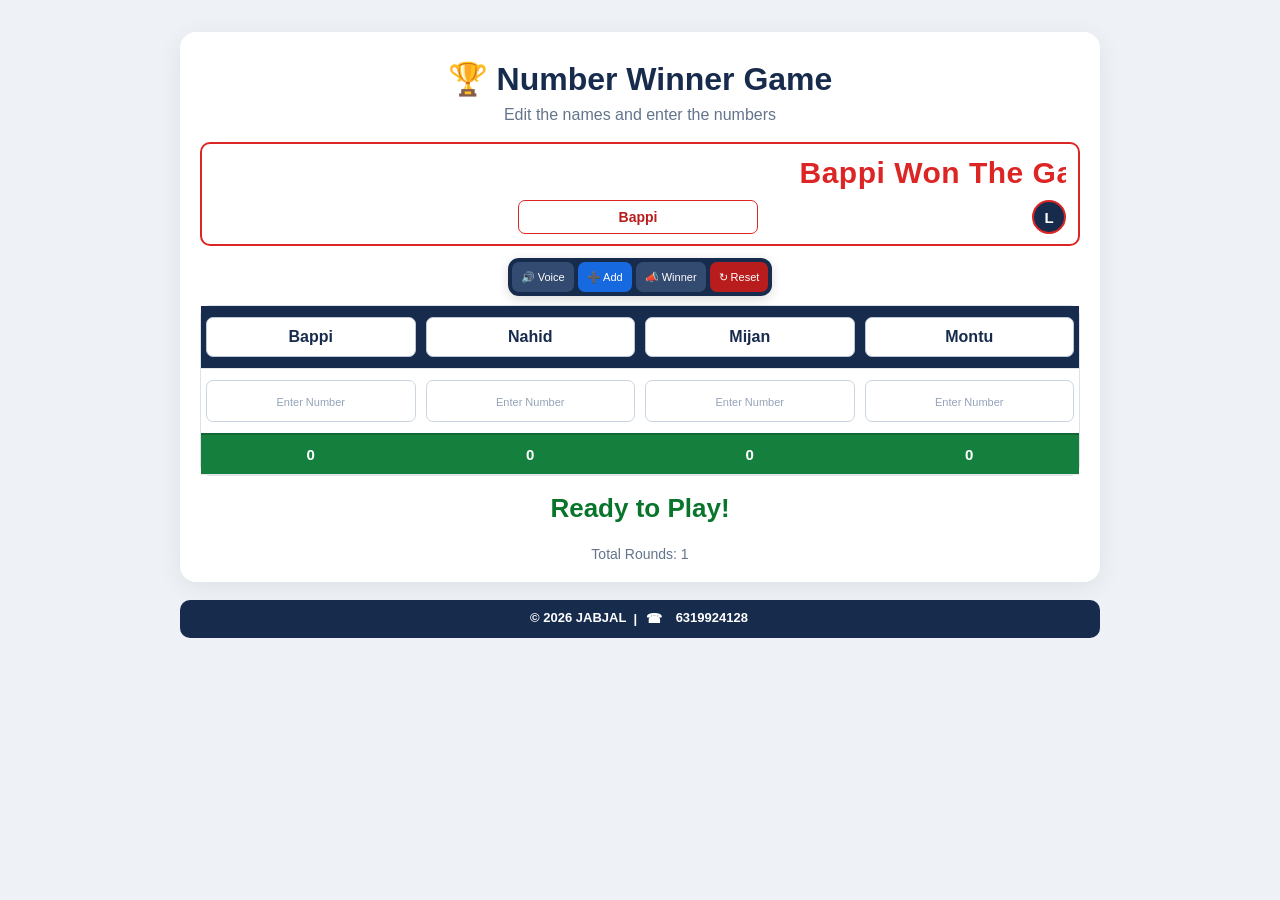
<file: index.html>
<!DOCTYPE html>
<html lang="en">
<head>
<meta charset="UTF-8">
<meta name="theme-color" content="#172b4d">
<meta name="viewport" content="width=device-width, initial-scale=1, viewport-fit=cover">
<meta name="description" content="JABJAL Number Winner Game">
<title>JABJAL, Call 631-992-4128</title>

  <link rel="stylesheet" href="css/styles.css">
</head>
<body>

<div id="nameSetupModal" class="name-setup-overlay" role="dialog" aria-modal="true" aria-labelledby="nameSetupTitle">
  <div class="name-setup-card">
    <h2 id="nameSetupTitle">Edit Player Names</h2>
    <p class="name-setup-help">Enter the names of all four players.</p>
    <div class="name-setup-fields">
      <label><input id="setupName0" type="text" maxlength="30" placeholder="Bappi"></label>
      <label><input id="setupName1" type="text" maxlength="30" placeholder="Nahid"></label>
      <label><input id="setupName2" type="text" maxlength="30" placeholder="Mijan"></label>
      <label><input id="setupName3" type="text" maxlength="30" placeholder="Montu"></label>
    </div>
    <div class="name-setup-actions">
      <button id="savePlayerNames" class="primary name-setup-save" type="button">Save</button>
      <button id="cancelPlayerNames" class="secondary name-setup-cancel" type="button">Cancel</button>
    </div>
  </div>
</div>

<main class="container">
  <h1>🏆 Number Winner Game</h1>
  <p class="subtitle">Edit the names and enter the numbers</p>
  <div class="sticky-game-top" id="stickyGameTop">
  <section class="winner-banner" aria-label="Winner announcement banner">
    <div class="winner-marquee" aria-live="polite">
      <span id="winnerMarqueeText">Bappi Won The Game</span>
    </div>
    <div class="winner-name-row">
      <input id="winnerNameInput" class="winner-name-input" type="text" value="Bappi" maxlength="30" aria-label="Edit marquee winner name" placeholder="Enter Number">
      <div class="language-picker">
        <button id="languageButton" class="language-button" type="button" aria-label="Choose voice language" aria-expanded="false">L</button>
        <div id="languageMenu" class="language-menu" hidden>
          <button type="button" data-lang="en-US">Eng</button>
          <button type="button" data-lang="bn-BD">Bang</button>
          <button type="button" data-lang="hi-IN">Hindi</button>
          <button type="button" data-lang="ur-PK">Urdu</button>
          <button type="button" data-lang="es-ES">Span</button>
        </div>
      </div>
    </div>
  </section>
<nav class="toolbar" aria-label="Game menu">
    <button class="secondary" id="voiceBtn" type="button" title="Enable Voice and Clap">🔊 Voice</button>
    <button class="primary" id="addBtn" type="button" title="Add Next Row">➕ Add</button>
    <button class="secondary" id="announceBtn" type="button" title="Announce Latest Winner">📣 Winner</button>
    <button class="danger" id="resetBtn" type="button" title="Reset Game">↻ Reset</button>
  </nav>
  </div>
  <div class="table-wrap">
    <table>
      <thead><tr>
        <th><input class="name-input" aria-label="Player 1 name" value="Bappi"></th>
        <th><input class="name-input" aria-label="Player 2 name" value="Nahid"></th>
        <th><input class="name-input" aria-label="Player 3 name" value="Mijan"></th>
        <th><input class="name-input" aria-label="Player 4 name" value="Montu"></th>
      </tr></thead>
      <tbody id="results"></tbody>
      <tfoot>
        <tr><th id="total0">0</th><th id="total1">0</th><th id="total2">0</th><th id="total3">0</th></tr>
      </tfoot>
    </table>
  </div>
  <div id="announcement" aria-live="polite">Ready to Play!</div>
  <div class="round-info">Total Rounds: <span id="roundCount">0</span></div>
</main>
<footer class="game-footer"><span>© <span id="footerYear">2026</span> JABJAL</span><span>| <a class="footer-whatsapp" href="https://wa.me/16319924128" target="_blank" rel="noopener noreferrer" aria-label="Chat on WhatsApp"><span class="footer-phone-icon">☎</span><span class="footer-phone-number">6319924128</span></a></span></footer>

  <script src="js/script.js"></script>
</body>
</html>
</file>
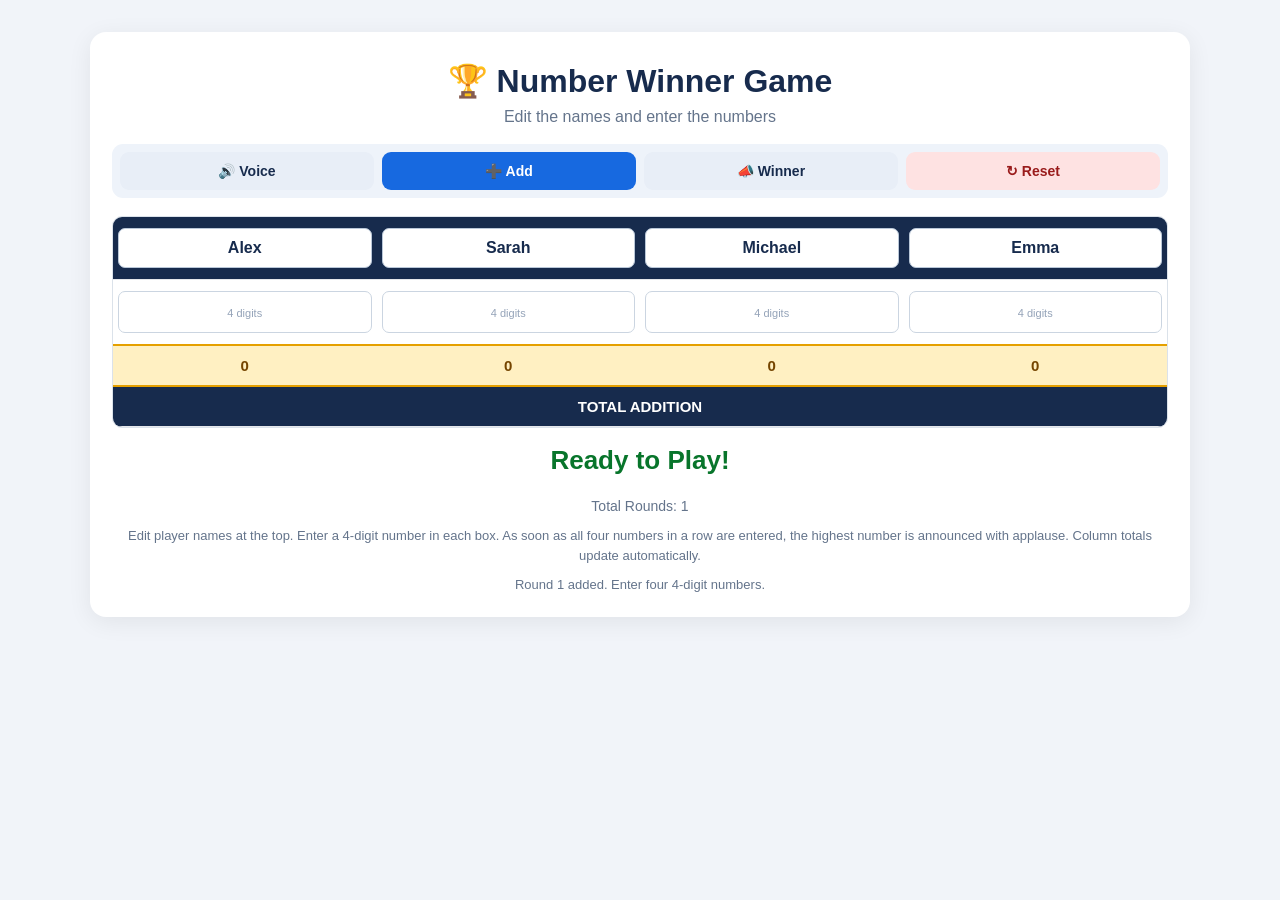
<file: JABJAL-Number-Winner-Game-Add-Button.html>
<!DOCTYPE html>
<html lang="en">
<head>
<meta charset="UTF-8">
<meta name="viewport" content="width=device-width, initial-scale=1, viewport-fit=cover">
<title>JABJAL Editable Number Winner Game</title>
<style>
*{box-sizing:border-box}
html,body{width:100%;max-width:100%;margin:0;overflow-x:hidden}
body{padding:14px;font-family:Arial,sans-serif;background:#f1f4f9;color:#172b4d}
.container{width:100%;max-width:1100px;margin:18px auto;background:#fff;padding:22px;border-radius:16px;box-shadow:0 5px 25px #00000012}
h1{text-align:center;font-size:clamp(21px,4vw,32px);margin:8px 0;color:#172b4d}
.subtitle{text-align:center;color:#64748b;margin:0 0 18px}
.toolbar{display:grid;grid-template-columns:repeat(4,minmax(0,1fr));gap:8px;margin:0 0 18px;padding:8px;background:#eef3fa;border-radius:11px}
button{border:0;border-radius:9px;padding:11px 7px;font-size:14px;font-weight:700;cursor:pointer;white-space:nowrap;min-width:0}
button:focus-visible,input:focus-visible{outline:3px solid #93c5fd;outline-offset:2px}
.primary{background:#1769e0;color:white}.primary:hover{background:#0649a8}
.secondary{background:#e8eef7;color:#172b4d}.danger{background:#fee2e2;color:#991b1b}
.table-wrap{width:100%;max-width:100%;overflow:hidden;border:1px solid #dbe2ea;border-radius:10px}
table{width:100%;max-width:100%;table-layout:fixed;border-collapse:collapse;text-align:center}
th,td{width:25%;padding:11px 5px;border-bottom:1px solid #e5e7eb;overflow-wrap:anywhere}
thead th{background:#172b4d;color:white}
.name-input{display:block;width:100%;min-width:0;text-align:center;background:#fff;color:#172b4d;border:1px solid #b9c7d8;border-radius:7px;padding:10px 2px;font-size:clamp(12px,1.8vw,16px);font-weight:700}
.number-input{display:block;width:100%;min-width:0;text-align:center;border:1px solid #cbd5e1;border-radius:7px;padding:10px 1px;font-size:clamp(13px,2vw,17px);font-weight:700;color:#172b4d}
.number-input::placeholder{font-size:11px;font-weight:400;color:#94a3b8}
tbody tr:nth-child(even){background:#f8fafc}
.winner-cell{background:#ffedd5!important;color:#c2410c;font-weight:700}
.winner-cell .number-input{border:2px solid #f97316;background:#fff7ed;color:#c2410c;font-weight:800}
tfoot th{background:#fff0c2;color:#754500;border-top:2px solid #e5a000;font-size:clamp(12px,1.8vw,15px);padding:11px 2px}
#totalLabel{background:#172b4d;color:white}
.round-cell{display:none!important}
#announcement{text-align:center;font-size:clamp(17px,4vw,26px);font-weight:700;color:#08752b;padding:17px 5px;min-height:62px;overflow-wrap:anywhere}
.round-info{text-align:center;color:#64748b;font-size:14px;margin-top:5px}
.hint{font-size:13px;color:#64748b;text-align:center;line-height:1.5;margin:12px 0}
.status{font-size:13px;color:#64748b;text-align:center;min-height:18px}
.row-winner{font-size:10px;color:#08752b;font-weight:700;display:inline;margin-left:3px;vertical-align:middle}
@media(max-width:600px){
 h1{font-size:clamp(14px,4.5vw,20px);white-space:nowrap;letter-spacing:-.55px;line-height:1.15;margin:7px 0 9px}
 .subtitle{font-size:13px;line-height:1.2;margin:0 0 14px}
 body{padding:7px}
 .container{padding:12px 7px;margin:7px auto;border-radius:11px}
 .toolbar{display:grid;grid-template-columns:repeat(4,minmax(0,1fr));gap:4px;padding:5px}
 .toolbar button{width:100%;min-width:0;margin:0;padding:9px 1px;font-size:11px;letter-spacing:-.25px}
 th,td{padding:4px 2px}
 tbody td{border-bottom:0}
 .name-input{padding:9px 1px;font-size:clamp(10px,3.2vw,14px);border-radius:5px}
 .number-input{padding:7px 0;font-size:clamp(12px,3.5vw,16px);border-radius:5px}
 .number-input::placeholder{font-size:9px}
 tfoot th{font-size:clamp(10px,2.8vw,13px);padding:9px 1px}
 .row-winner{font-size:9px;margin-left:2px}
 #announcement{padding:12px 2px}
 .hint{font-size:12px}
}
@media(max-width:360px){
 h1{font-size:14px;letter-spacing:-.65px;white-space:nowrap}
 .toolbar{grid-template-columns:repeat(4,minmax(0,1fr));gap:3px;padding:4px}
 .toolbar button{font-size:10px;padding:8px 0;letter-spacing:-.4px}
 body{padding:4px}
 .container{padding:10px 5px}
 th,td{padding:3px 1px}
 tbody td{border-bottom:0}
 .name-input{font-size:10px}
 .number-input{font-size:12px;padding:6px 0}
}
</style>
</head>
<body>
<main class="container">
  <h1>🏆 Number Winner Game</h1>
  <p class="subtitle">Edit the names and enter the numbers </p>
  <nav class="toolbar" aria-label="Game menu">
    <button class="secondary" id="voiceBtn" type="button" title="Enable Voice and Clap">🔊 Voice</button>
    <button class="primary" id="addBtn" type="button" title="Add Next Row">➕ Add</button>
    <button class="secondary" id="announceBtn" type="button" title="Announce Latest Winner">📣 Winner</button>
    <button class="danger" id="resetBtn" type="button" title="Reset Game">↻ Reset</button>
  </nav>
  <div class="table-wrap">
    <table>
      <thead><tr>
        <th><input class="name-input" aria-label="Player 1 name" value="Alex"></th>
        <th><input class="name-input" aria-label="Player 2 name" value="Sarah"></th>
        <th><input class="name-input" aria-label="Player 3 name" value="Michael"></th>
        <th><input class="name-input" aria-label="Player 4 name" value="Emma"></th>
      </tr></thead>
      <tbody id="results"></tbody>
      <tfoot>
        <tr><th id="total0">0</th><th id="total1">0</th><th id="total2">0</th><th id="total3">0</th></tr>
        <tr><th colspan="4" id="totalLabel">TOTAL ADDITION</th></tr>
      </tfoot>
    </table>
  </div>
  <div id="announcement" aria-live="polite">Ready to Play!</div>
  <div class="round-info">Total Rounds: <span id="roundCount">0</span></div>
  <p class="hint">Edit player names at the top. Enter a 4-digit number in each box. As soon as all four numbers in a row are entered, the highest number is announced with applause. Column totals update automatically.</p>
  <div class="status" id="status" aria-live="polite">Tap Voice once to enable sound. When all four numbers in a row are entered, the highest scorer gets an instant voice announcement and applause.</div>
</main>
<script>
const results=document.getElementById("results");
const names=()=>[...document.querySelectorAll(".name-input")].map((el,i)=>el.value.trim()||`Player ${i+1}`);
let audioEnabled=false,roundCount=0;
function getVoice(){
 if(!("speechSynthesis"in window))return null;
 const voices=speechSynthesis.getVoices();
 return voices.find(v=>/samantha|zira|jenny|aria|female/i.test(v.name))||voices.find(v=>/^en(-|_)/i.test(v.lang))||null;
}
function enableAudio(){
 if(!("speechSynthesis"in window)){document.getElementById("status").textContent="Speech is not supported in this browser.";return;}
 audioEnabled=true;
 const msg=new SpeechSynthesisUtterance("Voice and applause are enabled. Enter your numbers.");
 msg.lang="en-US";msg.rate=.92;msg.pitch=1.25;
 const voice=getVoice();if(voice)msg.voice=voice;
 speechSynthesis.cancel();speechSynthesis.speak(msg);
 document.getElementById("status").textContent="Voice enabled. Available voice depends on your device and browser.";
}
function playClap(){
 const AC=window.AudioContext||window.webkitAudioContext;if(!AC)return;
 const ctx=new AC();if(ctx.state==="suspended")ctx.resume();
 for(let i=0;i<10;i++){
  const buffer=ctx.createBuffer(1,Math.floor(ctx.sampleRate*.085),ctx.sampleRate),data=buffer.getChannelData(0);
  for(let j=0;j<data.length;j++)data[j]=(Math.random()*2-1)*Math.pow(1-j/data.length,3);
  const source=ctx.createBufferSource(),gain=ctx.createGain();source.buffer=buffer;gain.gain.value=.65;
  source.connect(gain);gain.connect(ctx.destination);source.start(ctx.currentTime+i*.14);
 }
 setTimeout(()=>ctx.close(),2200);
}
function speakWinner(name,number){
 if(!audioEnabled||!("speechSynthesis"in window))return;
 // Play applause and announce the winner immediately when all four numbers are entered.
 playClap();
 speechSynthesis.cancel();
 const msg=new SpeechSynthesisUtterance(`Congratulations! ${name}! You are the winner with ${number}! You win!`);
 msg.lang="en-US";msg.rate=.88;msg.pitch=1.35;msg.volume=1;
 const voice=getVoice();if(voice)msg.voice=voice;
 speechSynthesis.speak(msg);
}
function rowInputs(row){return [...row.querySelectorAll(".number-input")];}
const SAVE_KEY="jabjalNumberWinnerGame_v1";
const DB_NAME="JABJALNumberWinnerDB",DB_STORE="gameState";
function captureGame(){
 return {
  names:[...document.querySelectorAll(".name-input")].map(input=>input.value),
  rows:[...results.querySelectorAll("tr")].map(row=>rowInputs(row).map(input=>input.value))
 };
}
function openGameDB(){
 return new Promise((resolve,reject)=>{
  if(!("indexedDB" in window)){reject(new Error("IndexedDB unavailable"));return;}
  const request=indexedDB.open(DB_NAME,1);
  request.onupgradeneeded=()=>{if(!request.result.objectStoreNames.contains(DB_STORE))request.result.createObjectStore(DB_STORE);};
  request.onsuccess=()=>resolve(request.result);
  request.onerror=()=>reject(request.error);
 });
}
async function saveToIndexedDB(state){
 const db=await openGameDB();
 return new Promise((resolve,reject)=>{
  const tx=db.transaction(DB_STORE,"readwrite");
  tx.objectStore(DB_STORE).put(state,SAVE_KEY);
  tx.oncomplete=()=>{db.close();resolve();};
  tx.onerror=()=>{db.close();reject(tx.error);};
 });
}
async function readFromIndexedDB(){
 const db=await openGameDB();
 return new Promise((resolve,reject)=>{
  const tx=db.transaction(DB_STORE,"readonly"),request=tx.objectStore(DB_STORE).get(SAVE_KEY);
  request.onsuccess=()=>resolve(request.result||null);
  request.onerror=()=>reject(request.error);
  tx.oncomplete=()=>db.close();
 });
}
function saveGame(){
 const state=captureGame();
 let localSaved=false;
 try{localStorage.setItem(SAVE_KEY,JSON.stringify(state));localSaved=true;}
 catch(error){console.warn("Local storage unavailable:",error);}
 saveToIndexedDB(state).then(()=>{
  const status=document.getElementById("status");
  if(status&&status.textContent.startsWith("Auto-save is unavailable"))status.textContent="Auto-save enabled.";
 }).catch(error=>{
  console.warn("IndexedDB save unavailable:",error);
  if(!localSaved){
   const status=document.getElementById("status");
   if(status)status.textContent="Auto-save is blocked in this browser. Open the game from a normal website tab (https://), not private mode.";
  }
 });
}
function applySavedGame(state){
 if(!state||!Array.isArray(state.rows))return false;
 if(Array.isArray(state.names)){
  document.querySelectorAll(".name-input").forEach((input,i)=>{if(state.names[i]!==undefined)input.value=state.names[i];});
 }
 results.innerHTML="";roundCount=0;
 state.rows.forEach(values=>{
  addRow(false);
  const row=results.lastElementChild;
  rowInputs(row).forEach((input,i)=>{input.value=String(values?.[i]??"").replace(/\\D/g,"").slice(0,4);});
  evaluateRow(row,false);
 });
 if(!state.rows.length)addRow(false);
 updateTotals();
 document.getElementById("roundCount").textContent=roundCount;
 refreshAll();
 saveGame();
 return true;
}
function loadGame(){
 try{
  const raw=localStorage.getItem(SAVE_KEY);
  if(raw&&applySavedGame(JSON.parse(raw)))return true;
 }catch(error){console.warn("Could not restore from local storage:",error);}
 return false;
}
async function loadGameFromIndexedDB(){
 try{
  const state=await readFromIndexedDB();
  return applySavedGame(state);
 }catch(error){console.warn("Could not restore from IndexedDB:",error);return false;}
}
function updateTotals(){
 const totals=[0,0,0,0];
 [...results.querySelectorAll("tr")].forEach(row=>rowInputs(row).forEach((input,i)=>{
  if(/^\d{4}$/.test(input.value.trim()))totals[i]+=Number(input.value);
 }));
 totals.forEach((n,i)=>document.getElementById("total"+i).textContent=n.toLocaleString("en-US"));
}
function evaluateRow(row,announce=true){
 const inputs=rowInputs(row),values=inputs.map(x=>x.value.trim());
 row.querySelectorAll("td").forEach(td=>td.classList.remove("winner-cell"));
 row.querySelectorAll(".row-winner").forEach(el=>el.remove());
 if(!values.every(v=>/^\d{4}$/.test(v))){row.dataset.winnerSignature="";row.dataset.winnerIndex="";return;}
 const nums=values.map(Number),max=Math.max(...nums);
 const indexes=nums.map((n,i)=>n===max?i:-1).filter(i=>i>=0);
 indexes.forEach(i=>{
  const td=inputs[i].closest("td");td.classList.add("winner-cell");
 });
 const playerNames=names(),winnerName=indexes.map(i=>playerNames[i]).join(" and ");
 const signature=values.join("|")+"|"+playerNames.join("|"),changed=row.dataset.winnerSignature!==signature;
 row.dataset.winnerIndex=indexes.join(",");row.dataset.winnerSignature=signature;
 if(announce&&changed){
  document.getElementById("announcement").textContent=`🏆 Round ${row.dataset.round}: ${winnerName} wins with ${max.toLocaleString("en-US")}!`;
  speakWinner(winnerName,max);
 }
}
function refreshAll(){
 updateTotals();
 [...results.querySelectorAll("tr")].forEach(row=>evaluateRow(row,false));
 const last=results.lastElementChild;if(!last)return;
 const indexes=(last.dataset.winnerIndex||"").split(",").filter(Boolean).map(Number);
 if(indexes.length){
  const max=Math.max(...rowInputs(last).map(x=>Number(x.value)));
  document.getElementById("announcement").textContent=`🏆 Round ${last.dataset.round}: ${indexes.map(i=>names()[i]).join(" and ")} wins with ${max.toLocaleString("en-US")}!`;
 }
}
function addRow(focusFirst=true){
 roundCount++;
 const tr=document.createElement("tr");tr.dataset.round=String(roundCount);
 const hidden=document.createElement("td");hidden.className="round-cell";hidden.textContent="#"+roundCount;tr.appendChild(hidden);
 for(let i=0;i<4;i++){
  const td=document.createElement("td"),input=document.createElement("input");
  input.className="number-input";input.type="text";input.inputMode="numeric";input.autocomplete="off";input.maxLength=4;input.placeholder="4 digits";
  input.setAttribute("aria-label",`Round ${roundCount}, ${names()[i]} number`);
  input.addEventListener("input",()=>{
   input.value=input.value.replace(/\D/g,"").slice(0,4);
   updateTotals();evaluateRow(tr,true);saveGame();
  });
  td.appendChild(input);tr.appendChild(td);
 }
 results.appendChild(tr);
 document.getElementById("roundCount").textContent=roundCount;
 document.getElementById("status").textContent=`Round ${roundCount} added. Enter four 4-digit numbers.`;
 if(focusFirst) tr.querySelector(".number-input").focus();
 saveGame();
}
function announceLatest(){
 const last=results.lastElementChild;
 if(!last){document.getElementById("status").textContent="Add a row and enter numbers first.";return;}
 const inputs=rowInputs(last);
 if(!inputs.every(x=>/^\d{4}$/.test(x.value.trim()))){document.getElementById("status").textContent="Enter all four 4-digit numbers in the latest row first.";return;}
 const nums=inputs.map(x=>Number(x.value)),max=Math.max(...nums),indexes=nums.map((n,i)=>n===max?i:-1).filter(i=>i>=0);
 const winner=indexes.map(i=>names()[i]).join(" and ");
 document.getElementById("announcement").textContent=`🏆 Round ${last.dataset.round}: ${winner} wins with ${max.toLocaleString("en-US")}!`;
 speakWinner(winner,max);
}
function resetGame(){
 if(!confirm("Clear all rounds and totals?"))return;
 results.innerHTML="";roundCount=0;
 localStorage.removeItem(SAVE_KEY);
 document.getElementById("roundCount").textContent="0";
 document.getElementById("announcement").textContent="Ready to Play!";
 document.getElementById("status").textContent="Game reset. Player names are unchanged.";
 updateTotals();
}
document.getElementById("addBtn").addEventListener("click",addRow);
document.getElementById("voiceBtn").addEventListener("click",enableAudio);
document.getElementById("announceBtn").addEventListener("click",announceLatest);
document.getElementById("resetBtn").addEventListener("click",resetGame);
document.querySelectorAll(".name-input").forEach(input=>input.addEventListener("input",()=>{
 document.querySelectorAll("#results tr").forEach(row=>rowInputs(row).forEach((x,i)=>x.setAttribute("aria-label",`Round ${row.dataset.round}, ${names()[i]} number`)));
 refreshAll();
 saveGame();
}));
if("speechSynthesis"in window)speechSynthesis.getVoices();
// Restore from local storage first, then IndexedDB for browsers where local storage is unavailable.
(async()=>{
 if(loadGame())return;
 if(await loadGameFromIndexedDB())return;
 addRow(false);
})();
</script>
</body>
</html>
</file>
<file: css/styles.css>
*{box-sizing:border-box}
html,body{width:100%;max-width:100%;margin:0;overflow-x:hidden}
body{padding:14px;font-family:Arial,sans-serif;background:#f1f4f9;color:#172b4d}
.container{width:100%;max-width:1100px;margin:18px auto;background:#fff;padding:22px;border-radius:16px;box-shadow:0 5px 25px #00000012}
h1{text-align:center;font-size:clamp(21px,4vw,32px);margin:8px 0;color:#172b4d}
.subtitle{text-align:center;color:#64748b;margin:0 0 18px}
.toolbar{position:sticky;top:0;z-index:1000;display:grid;grid-template-columns:repeat(4,minmax(0,1fr));gap:8px;margin:0 0 18px;padding:8px;background:#172b4d;border-radius:11px;box-shadow:0 3px 12px #00000025}
button{border:0;border-radius:9px;padding:11px 7px;font-size:14px;font-weight:700;cursor:pointer;white-space:nowrap;min-width:0}
button:focus-visible,input:focus-visible{outline:3px solid #93c5fd;outline-offset:2px}
.primary{background:#1769e0;color:white}.primary:hover{background:#0649a8}
.secondary{background:#334b70;color:#ffffff}.danger{background:#b91c1c;color:#ffffff}
.table-wrap{width:100%;max-width:100%;overflow:hidden;border:1px solid #dbe2ea;border-radius:10px}
table{width:100%;max-width:100%;table-layout:fixed;border-collapse:collapse;text-align:center}
th,td{width:25%;padding:11px 5px;border-bottom:1px solid #e5e7eb;overflow-wrap:anywhere}
thead th{background:#172b4d;color:white}
.name-input{display:block;width:100%;min-width:0;text-align:center;background:#fff;color:#172b4d;border:1px solid #b9c7d8;border-radius:7px;padding:10px 2px;font-size:clamp(12px,1.8vw,16px);font-weight:700}
.number-input{display:block;width:100%;min-width:0;text-align:center;border:1px solid #cbd5e1;border-radius:7px;padding:10px 1px;font-size:clamp(13px,2vw,17px);font-weight:700;color:#172b4d}
.number-input::placeholder{font-size:11px;font-weight:400;color:#94a3b8}
.winner-cell .number-input::placeholder{color:#ffffff;opacity:.85}
tbody tr:nth-child(even){background:#f8fafc}
.winner-cell{background:#ffffff!important;color:inherit;font-weight:700}
.winner-cell .number-input{border:1px solid #cbd5e1!important;background:#ffffff!important;color:#f97316!important;font-weight:900}
tfoot th{background:#15803d;color:#ffffff!important;font-weight:900;border-top:2px solid #166534;font-size:clamp(12px,1.8vw,15px);padding:11px 2px}
#totalLabel{background:#166534;color:#ffffff;font-weight:900;letter-spacing:.5px}
.round-cell{display:none!important}
#announcement{text-align:center;font-size:clamp(17px,4vw,26px);font-weight:700;color:#08752b;padding:17px 5px;min-height:62px;overflow-wrap:anywhere}
.round-info{text-align:center;color:#64748b;font-size:14px;margin-top:5px}
.hint{font-size:13px;color:#64748b;text-align:center;line-height:1.5;margin:12px 0}
.status{font-size:13px;color:#64748b;text-align:center;min-height:18px}
.row-winner{font-size:10px;color:#08752b;font-weight:700;display:inline;margin-left:3px;vertical-align:middle}

.winner-banner{width:100%;margin:0 0 12px;padding:10px 12px;background:#fff;border:2px solid #dc2626;border-radius:10px;text-align:center}
.winner-marquee{overflow:hidden;white-space:nowrap;width:100%;margin-bottom:8px}
#winnerMarqueeText{display:inline-block;white-space:nowrap;color:#dc2626;font-size:clamp(22px,4vw,30px);font-weight:900;letter-spacing:.5px;padding-left:100%;-webkit-animation:winnerMarqueeScroll 13s linear infinite;animation:winnerMarqueeScroll 13s linear infinite;will-change:transform;transform:translate3d(0,0,0)}
#winnerMarqueeText.marquee-running{-webkit-animation:winnerMarqueeScroll 13s linear infinite;animation:winnerMarqueeScroll 13s linear infinite}
@-webkit-keyframes winnerMarqueeScroll{0%{-webkit-transform:translate3d(0,0,0)}100%{-webkit-transform:translate3d(-100%,0,0)}}
@keyframes winnerMarqueeScroll{0%{transform:translate3d(0,0,0)}100%{transform:translate3d(-100%,0,0)}}
.winner-name-label{display:none}
.winner-name-input{display:block;width:min(58%,240px);margin:0 auto;padding:8px 10px;border:1px solid #dc2626;border-radius:7px;font-size:14px;font-weight:700;color:#b91c1c;text-align:center}
@media(max-width:600px){
 .winner-banner{padding:8px 6px;margin-bottom:9px}
 #winnerMarqueeText{font-size:21px}
 .winner-name-input{font-size:13px;padding:7px 5px}
 .toolbar{top:0;padding-top:calc(5px + env(safe-area-inset-top));}
 h1{font-size:clamp(14px,4.5vw,20px);white-space:nowrap;letter-spacing:-.55px;line-height:1.15;margin:7px 0 9px}
 .subtitle{font-size:13px;line-height:1.2;margin:0 0 14px}
 body{padding:7px}
 .container{padding:12px 7px;margin:7px auto;border-radius:11px}
 .toolbar{display:grid;grid-template-columns:repeat(4,minmax(0,1fr));gap:4px;padding:5px}
 .toolbar button{width:100%;min-width:0;margin:0;padding:9px 1px;font-size:11px;letter-spacing:-.25px}
 th,td{padding:4px 2px}
 tbody td{border-bottom:0}
 .name-input{padding:9px 1px;font-size:clamp(10px,3.2vw,14px);border-radius:5px}
 .number-input{padding:7px 0;font-size:clamp(12px,3.5vw,16px);border-radius:5px}
 .number-input::placeholder{font-size:9px}
 tfoot th{font-size:clamp(10px,2.8vw,13px);padding:9px 1px}
 .row-winner{font-size:9px;margin-left:2px}
 #announcement{padding:12px 2px}
 .hint{font-size:12px}
}
@media(max-width:360px){
 h1{font-size:14px;letter-spacing:-.65px;white-space:nowrap}
 .toolbar{grid-template-columns:repeat(4,minmax(0,1fr));gap:3px;padding:4px}
 .toolbar button{font-size:10px;padding:8px 0;letter-spacing:-.4px}
 body{padding:4px}
 .container{padding:10px 5px}
 th,td{padding:3px 1px}
 tbody td{border-bottom:0}
 .name-input{font-size:10px}
 .number-input{font-size:12px;padding:6px 0}
}

/* Compact professional top marquee area */
.marquee, .winner-marquee, .top-marquee, .marquee-container {
  padding-top: 2px !important;
  padding-bottom: 2px !important;
  margin-top: 2px !important;
  margin-bottom: 4px !important;
  min-height: 0 !important;
  line-height: 1.05 !important;
}
.marquee input, .winner-marquee input, .top-marquee input, .marquee-container input {
  height: 26px !important;
  min-height: 26px !important;
  padding: 2px 7px !important;
  line-height: 1.1 !important;
}


.winner-name-row{position:relative;display:flex;align-items:center;justify-content:center;gap:8px;width:100%;padding-right:4px}
.winner-name-row .winner-name-input{margin:0}
.language-picker{position:relative;flex:0 0 auto}
.language-button{width:34px;height:34px;padding:0;border-radius:50%;background:#172b4d;color:#fff;border:2px solid #dc2626;font-size:15px;font-weight:900;display:flex;align-items:center;justify-content:center}
.language-menu{position:absolute;right:0;top:40px;z-index:2000;min-width:150px;background:#fff;border:1px solid #cbd5e1;border-radius:9px;box-shadow:0 6px 18px #0002;padding:5px}
.language-menu[hidden]{display:none}
.language-menu button{display:block;width:100%;text-align:left;background:#fff;color:#172b4d;padding:9px 10px;font-size:13px;border-radius:6px}
.language-menu button:hover,.language-menu button.active{background:#e8f0ff;color:#1455ad}
@media(max-width:600px){.winner-name-row .winner-name-input{width:min(58%,240px)}.language-button{width:31px;height:31px}}


.game-footer{
  width:100%;max-width:1100px;margin:14px auto 0;padding:10px 8px;
  background:#172b4d;color:#ffffff!important;text-align:center;
  border-radius:10px;font-size:13px;font-weight:700;line-height:1.3;
  display:flex;flex-direction:row;align-items:center;justify-content:center;
  flex-wrap:nowrap;white-space:nowrap;gap:6px;overflow-x:auto;
}
.game-footer *{color:#ffffff!important;white-space:nowrap}



.game-footer .footer-whatsapp{color:#ffffff!important;text-decoration:none!important;white-space:nowrap}
.game-footer .footer-whatsapp:link,.game-footer .footer-whatsapp:visited,.game-footer .footer-whatsapp:hover,.game-footer .footer-whatsapp:active,.game-footer .footer-whatsapp:focus{text-decoration:none!important;color:#ffffff!important;border:0!important;outline:none}


/* Keep the game controls and player-name header visible while scrolling */
.toolbar{position:sticky;top:0;z-index:1100}
.table-wrap{overflow:clip}
thead th{position:sticky;top:62px;z-index:1000;background:#172b4d}
@media(max-width:600px){
  .toolbar{top:0}
  thead th{top:58px}
}


.game-footer .footer-whatsapp{display:inline-flex;align-items:center;gap:7px;padding-left:8px;padding-right:8px;margin-left:0;margin-right:0;text-decoration:none!important;border:0!important}


.game-footer .footer-whatsapp{display:inline-flex;align-items:center;gap:0;padding:0 2px;text-decoration:none!important}
.game-footer .footer-phone-number{font-weight:900!important;padding-left:8px;display:inline-block}
.game-footer .footer-phone-icon{display:inline-block;padding-left:3px;padding-right:6px;line-height:1;flex:0 0 auto}
.game-footer .footer-whatsapp>span:last-child{display:inline-block}


.winner-name-row{position:relative;width:100%;display:flex;align-items:center;justify-content:center}
.winner-name-row .language-picker{position:absolute;right:0;top:50%;transform:translateY(-50%);z-index:1200}
.winner-name-row .winner-name-input{margin-left:auto;margin-right:auto}


.name-setup-overlay{position:fixed;inset:0;z-index:5000;display:flex;align-items:flex-start;justify-content:center;padding:18px 12px;background:rgba(10,22,42,.58)}
.name-setup-card{width:min(440px,100%);margin:0 auto;background:#fff;border-radius:16px;padding:20px;box-shadow:0 14px 45px #0004;text-align:center}
.name-setup-card h2{margin:0 0 7px;color:#172b4d;font-size:21px}
.name-setup-help{margin:0 0 15px;color:#64748b;font-size:14px}
.name-setup-fields{display:grid;grid-template-columns:1fr 1fr;gap:11px;text-align:left}
.name-setup-fields label{display:flex;flex-direction:column;gap:5px;color:#172b4d;font-size:12px;font-weight:700}
.name-setup-fields input{width:100%;min-width:0;padding:10px;border:1px solid #cbd5e1;border-radius:8px;color:#172b4d;font-size:15px}
.name-setup-actions{display:flex;gap:10px;margin-top:16px}
.name-setup-actions button{flex:1;min-width:0;margin-top:0}
.name-setup-cancel{background:#64748b!important;color:#fff!important;border:1px solid #64748b!important}
.name-setup-cancel:hover,.name-setup-cancel:active{background:#475569!important}
.name-setup-save{width:100%;margin-top:0}
@media(max-width:380px){.name-setup-fields{grid-template-columns:1fr}}


.winner-trophy-animation{
  display:inline-block;
  margin-left:8px;
  font-size:1.25em;
  vertical-align:middle;
  transform-origin:50% 80%;
  animation:winnerTrophyFloat 1.4s ease-in-out infinite;
}
@keyframes winnerTrophyFloat{
  0%,100%{transform:translateY(0)}
  25%{transform:translateY(-13px)}
  50%{transform:translateY(0)}
  75%{transform:translateY(-13px)}
}
@media(prefers-reduced-motion:reduce){
  .winner-trophy-animation{animation:winnerTrophyFloat 1.4s ease-in-out infinite!important}
}


/* Save button: navy blue */
#saveNamesBtn, button.save-button, .save-button{
  background:#172b4d !important;
  color:#ffffff !important;
}
#saveNamesBtn:hover, button.save-button:hover, .save-button:hover{
  background:#10213d !important;
}


/* Exact Save button selector */
#savePlayerNames{
  background-color:#172b4d !important;
  background-image:none !important;
  color:#ffffff !important;
  border:1px solid #172b4d !important;
}
#savePlayerNames:hover,
#savePlayerNames:active{
  background-color:#10213d !important;
  background-image:none !important;
}



/* ---------- Professional responsive hardening ---------- */
:root{
  color-scheme: light;
  --jabjal-navy:#172b4d;
  --jabjal-blue:#1769e0;
  --jabjal-border:#dbe2ea;
}
*,
*::before,
*::after{box-sizing:border-box}
html{
  width:100%;
  max-width:100%;
  min-width:0;
  overflow-x:clip;
  -webkit-text-size-adjust:100%;
  text-size-adjust:100%;
}
body{
  width:100%;
  max-width:100%;
  min-width:0;
  margin:0;
  overflow-x:clip;
  overscroll-behavior-x:none;
}
.container,
.toolbar,
.winner-banner,
.table-wrap,
.game-footer,
.name-setup-card{min-width:0;max-width:100%}
.container{width:100%}
.toolbar{width:100%}
.toolbar button{min-width:0;max-width:100%;overflow:hidden;text-overflow:ellipsis}
.table-wrap{width:100%;overflow:visible}
table{width:100%;table-layout:fixed}
th,td{min-width:0;overflow:hidden;text-overflow:clip}
.name-input,
.number-input,
.winner-name-input,
.name-setup-fields input{min-width:0;max-width:100%}
.game-footer{
  width:100%;
  overflow:visible;
  white-space:normal;
  flex-wrap:wrap;
  gap:4px 7px;
  padding-left:max(8px,env(safe-area-inset-left));
  padding-right:max(8px,env(safe-area-inset-right));
}
.game-footer *{white-space:normal}
#announcement{overflow-wrap:anywhere;word-break:normal}
.language-menu{max-width:min(180px,calc(100vw - 24px))}
.name-setup-overlay{
  padding-top:max(12px,env(safe-area-inset-top));
  padding-bottom:max(12px,env(safe-area-inset-bottom));
  overflow-y:auto;
}
.name-setup-card{margin:0 auto}
button,input{font:inherit}
button{-webkit-tap-highlight-color:transparent;touch-action:manipulation}
input{font-size:16px}
@media(max-width:600px){
  body{padding: max(4px,env(safe-area-inset-left)) max(5px,env(safe-area-inset-right)) 8px}
  .container{margin:6px auto;padding:10px 6px;border-radius:10px}
  h1{max-width:100%;white-space:normal;overflow-wrap:anywhere}
  .toolbar{position:sticky;top:env(safe-area-inset-top);gap:4px;padding:5px}
  .toolbar button{
    min-height:40px;
    padding:8px 2px;
    font-size:clamp(10px,2.8vw,13px);
    letter-spacing:0;
    white-space:normal;
    line-height:1.15;
    overflow-wrap:anywhere;
  }
  th,td{padding:5px 2px}
  .name-input{padding:8px 1px;font-size:clamp(10px,3.1vw,14px)}
  .number-input{padding:8px 1px;font-size:16px}
  .winner-name-row{gap:5px}
  .winner-name-row .winner-name-input{width:min(68%,240px);max-width:calc(100% - 42px)}
  .language-button{flex:0 0 32px}
  #announcement{min-height:48px;padding:10px 2px;font-size:clamp(15px,4vw,22px)}
  .game-footer{margin-top:8px;font-size:12px;border-radius:8px}
}
@media(max-width:380px){
  body{padding-left:3px;padding-right:3px}
  .container{padding-left:4px;padding-right:4px}
  .toolbar{gap:2px;padding:4px}
  .toolbar button{font-size:10px;padding:7px 1px}
  th,td{padding-left:1px;padding-right:1px}
  .name-input{font-size:10px}
  .number-input{font-size:15px}
}
@media(orientation:landscape) and (max-height:500px){
  body{padding-top:4px;padding-bottom:4px}
  .container{margin:4px auto;padding:8px}
  h1{margin:3px 0 6px;font-size:20px}
  .winner-banner{padding:5px;margin-bottom:6px}
  .toolbar{margin-bottom:7px;padding:4px}
  .toolbar button{min-height:34px;padding:5px}
  #announcement{padding:6px;min-height:36px}
  .game-footer{margin-top:5px;padding:6px}
}
@media(prefers-reduced-motion:reduce){
  *,*::before,*::after{scroll-behavior:auto!important;animation-duration:.01ms!important;animation-iteration-count:1!important;transition-duration:.01ms!important}
  .winner-trophy-animation{animation:winnerTrophyFloat 1.4s ease-in-out infinite!important}
}
/* Save always remains navy */
#savePlayerNames{background:#172b4d!important;color:#fff!important;border:1px solid #172b4d!important}



/* Sticky stack: marquee + language/name controls + game menu + player name header */
.sticky-game-top{
  position:sticky;
  top:0;
  z-index:1500;
  width:100%;
  max-width:100%;
  background:#fff;
  padding-top:env(safe-area-inset-top);
  isolation:isolate;
}
.sticky-game-top .winner-banner{margin-top:0}
.sticky-game-top .toolbar{position:static;top:auto;z-index:auto;margin-bottom:8px}
.table-wrap{overflow:visible!important}
thead th{position:sticky;top:var(--jabjal-sticky-header-offset,150px);z-index:1400;background:#172b4d}
@media(max-width:600px){
  .sticky-game-top{padding-top:env(safe-area-inset-top)}
  .sticky-game-top .toolbar{position:static}
}


/* JABJAL compact action buttons: do not stretch across the container */
.sticky-game-top .toolbar{
  display:flex !important;
  width:fit-content !important;
  max-width:100% !important;
  justify-content:flex-start;
  align-items:center;
  flex-wrap:nowrap;
  gap:4px;
  padding:4px;
  margin:0 0 7px;
}
.sticky-game-top .toolbar button{
  flex:0 0 auto;
  width:auto !important;
  min-width:0;
  min-height:30px;
  height:30px;
  padding:4px 9px !important;
  font-size:11px !important;
  line-height:1;
  white-space:nowrap;
  border-radius:7px;
}
@media(max-width:380px){
  .sticky-game-top .toolbar{gap:3px;padding:3px}
  .sticky-game-top .toolbar button{height:28px;min-height:28px;padding:3px 6px !important;font-size:10px !important}
}


/* Centered JABJAL game layout; popup temporarily disabled; no fullscreen layout */
body{
  display:block !important;
  min-height:100vh;
  padding:14px 12px 20px !important;
  background:#eef2f7;
}
.container{
  display:block;
  width: min(100%, 920px) !important;
  max-width:920px !important;
  margin:18px auto !important;
  padding:20px !important;
  background:#fff;
  border-radius:16px;
}
.sticky-game-top{
  width:100%;
  margin-left:auto;
  margin-right:auto;
}
.sticky-game-top .toolbar{
  width:max-content !important;
  max-width:100% !important;
  margin:0 auto 9px !important;
  justify-content:center !important;
}
.name-setup-overlay{display:none !important}
.game-footer{
  width:min(100%,920px) !important;
  max-width:920px !important;
  margin:10px auto 0 !important;
  justify-content:center;
  text-align:center;
}
@media(max-width:600px){
  body{padding:8px 6px 14px !important}
  .container{width:100% !important;max-width:520px !important;margin:8px auto !important;padding:12px 8px !important}
  .sticky-game-top .toolbar{margin-left:auto !important;margin-right:auto !important}
  .game-footer{width:100% !important;max-width:520px !important}
}

/* JABJAL mobile-safe marquee: keep winner text visible and scrolling on iOS/Android */
.winner-banner .winner-marquee{
  position:relative !important;
  display:block !important;
  width:100% !important;
  height:38px !important;
  min-height:38px !important;
  overflow:hidden !important;
  white-space:nowrap !important;
  line-height:38px !important;
  margin:0 0 8px !important;
  padding:0 !important;
  -webkit-mask-image:-webkit-radial-gradient(white, black);
}
.winner-banner #winnerMarqueeText{
  display:inline-block !important;
  position:relative !important;
  width:max-content !important;
  max-width:none !important;
  padding:0 !important;
  margin:0 !important;
  white-space:nowrap !important;
  visibility:visible !important;
  opacity:1 !important;
  color:#dc2626 !important;
  font-size:clamp(21px,4vw,30px) !important;
  line-height:38px !important;
  -webkit-transform:translate3d(100%,0,0);
  transform:translate3d(100%,0,0);
  -webkit-animation:winnerMarqueeMobileScroll 12s linear infinite !important;
  animation:winnerMarqueeMobileScroll 12s linear infinite !important;
  will-change:transform;
}
.winner-banner #winnerMarqueeText.marquee-running{
  -webkit-animation:winnerMarqueeMobileScroll 12s linear infinite !important;
  animation:winnerMarqueeMobileScroll 12s linear infinite !important;
}
@-webkit-keyframes winnerMarqueeMobileScroll{
  from{-webkit-transform:translate3d(100%,0,0)}
  to{-webkit-transform:translate3d(-100%,0,0)}
}
@keyframes winnerMarqueeMobileScroll{
  from{transform:translate3d(100%,0,0)}
  to{transform:translate3d(-100%,0,0)}
}
@media(prefers-reduced-motion:reduce){
  .winner-banner #winnerMarqueeText,
  .winner-banner #winnerMarqueeText.marquee-running{
    -webkit-animation:none !important;
    animation:none !important;
    -webkit-transform:none !important;
    transform:none !important;
    display:block !important;
    width:100% !important;
    text-align:center !important;
  }
}
@media(max-width:600px){
  .winner-banner .winner-marquee{height:34px !important;min-height:34px !important;line-height:34px !important}
  .winner-banner #winnerMarqueeText{font-size:21px !important;line-height:34px !important}
}
</file>
